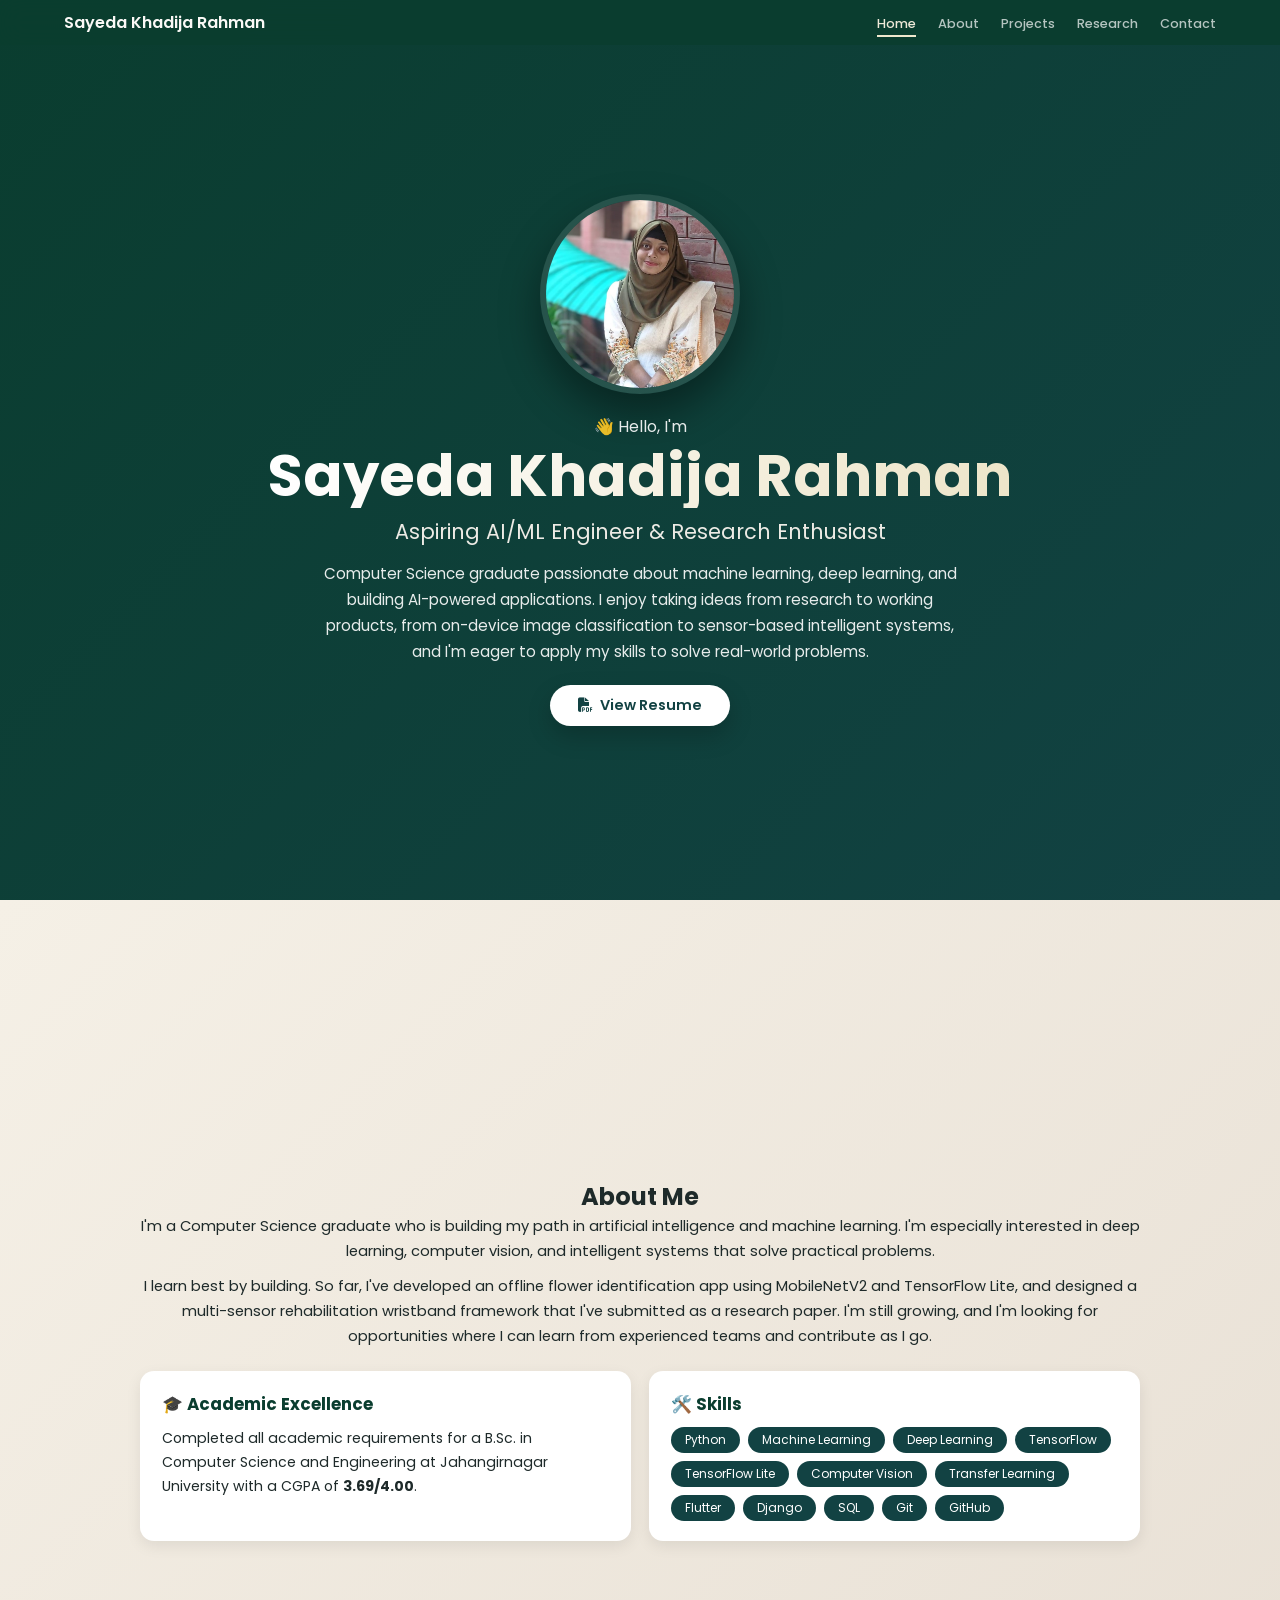
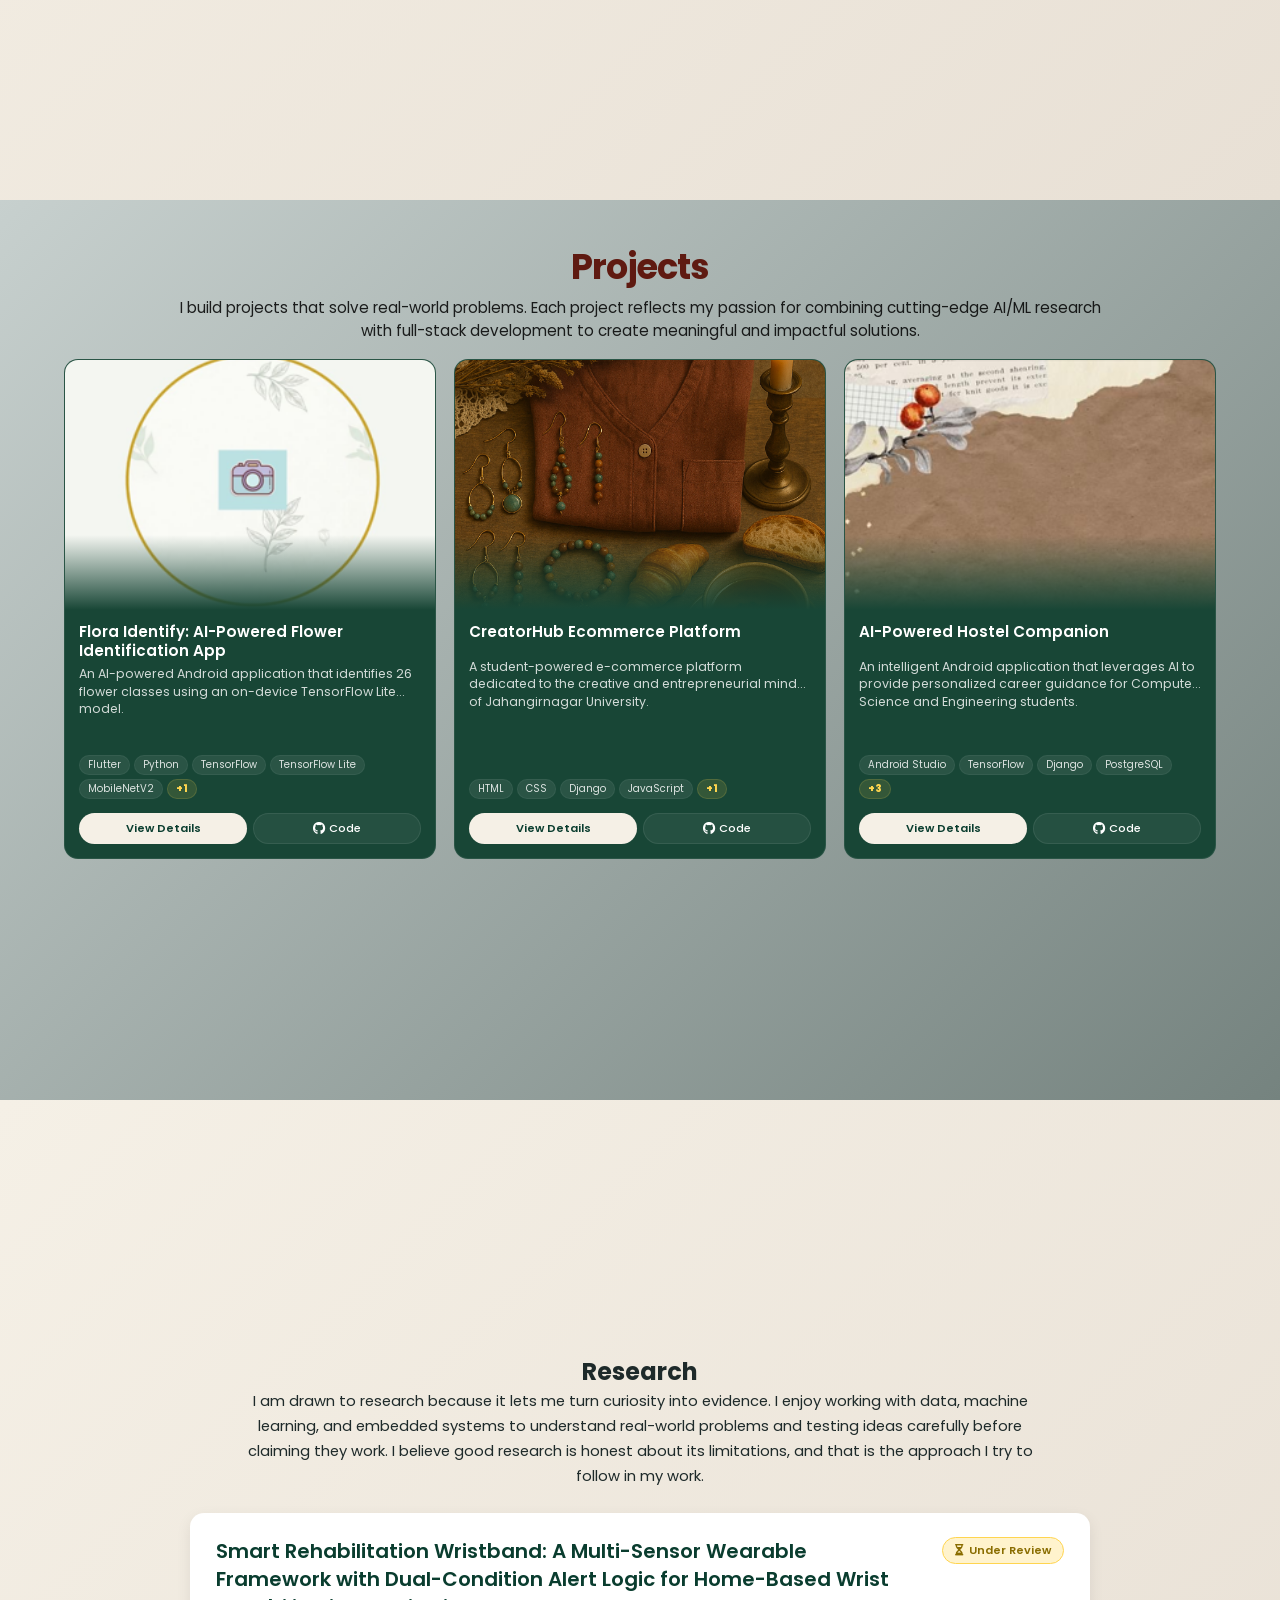
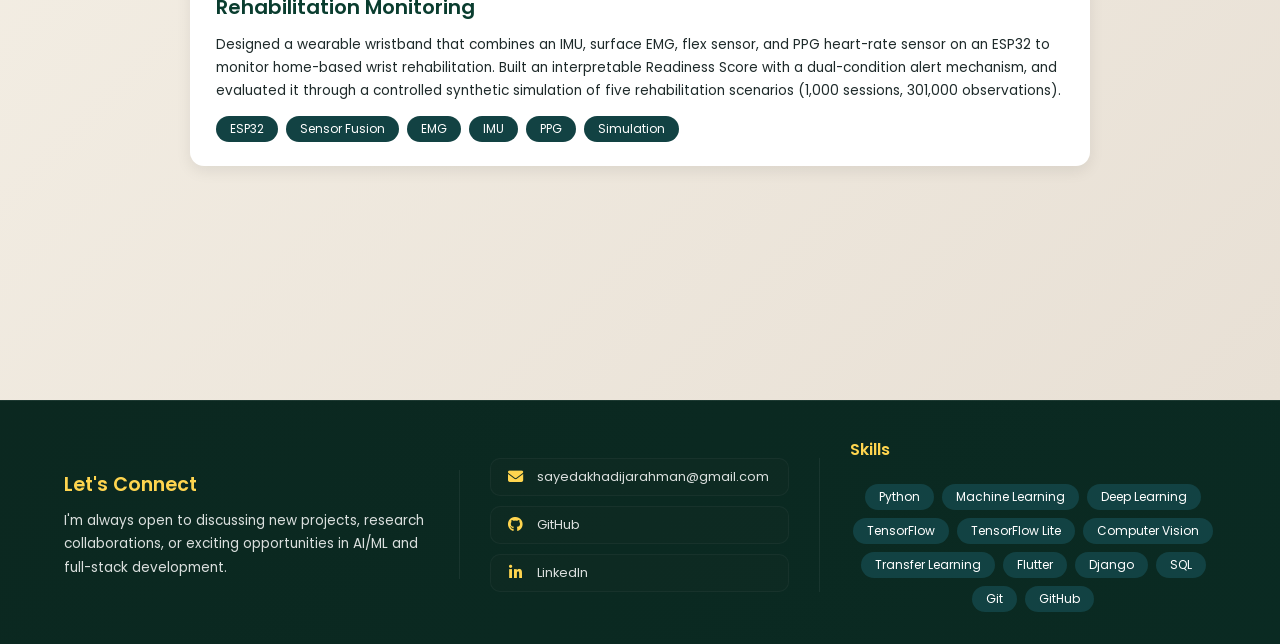
<file: index.html>
<!DOCTYPE html>
<html lang="en">

<head>
  <meta charset="UTF-8">
  <meta name="viewport" content="width=device-width, initial-scale=1.0">
  <title>Sayeda Khadija Rahman | Portfolio</title>

  <link rel="stylesheet" href="assets/css/style.css">
  <link rel="stylesheet" href="https://cdnjs.cloudflare.com/ajax/libs/font-awesome/6.5.1/css/all.min.css">
  <link href="https://fonts.googleapis.com/css2?family=Poppins:wght@300;400;600;700&display=swap" rel="stylesheet">
</head>

<body>

  <!-- ===== NAVIGATION ===== -->
  <nav id="navbar">
    <div class="nav-left">Sayeda Khadija Rahman</div>
    <div class="nav-right">
      <a href="#home" class="active"> Home</a>
      <a href="#about"> About</a>
      <a href="#projects"> Projects</a>
      <a href="#research"> Research</a>
      <a href="#contact"> Contact</a>
    </div>
  </nav>






  <!-- ===== HOME SECTION ===== -->
  <section class="section" id="home">
    <div class="home-container">
      <div class="home-image">
        <img src="./assets/images/Photo.jpg" alt="Sayeda Khadija Rahman">
      </div>
      <div class="home-content">
        <p class="greeting">👋 Hello, I'm</p>
        <h1 class="name">Sayeda Khadija Rahman</h1>
        <p class="title">Aspiring AI/ML Engineer & Research Enthusiast</p>
        <p class="description">
          Computer Science graduate passionate about machine learning, deep learning, and building
          AI-powered applications. I enjoy taking ideas from research to working products, from
          on-device image classification to sensor-based intelligent systems, and I'm eager to
          apply my skills to solve real-world problems.
        </p>
        <a href="resume/resume.pdf" target="_blank" rel="noopener" class="cv-btn">
          <i class="fas fa-file-pdf"></i> View Resume
        </a>
      </div>
    </div>
  </section>






  <!-- ===== ABOUT SECTION ===== -->
  <section class="section" id="about">
    <div class="about-grid">
      <div class="about-content">
        <h2 class="section-title">About Me</h2>
        <p>I'm a Computer Science graduate who is building my path in artificial intelligence and machine learning.
          I'm especially interested in deep learning, computer vision, and intelligent systems that solve
          practical problems.</p>
        <p>I learn best by building. So far, I've developed an offline flower identification app using
          MobileNetV2 and TensorFlow Lite, and designed a multi-sensor rehabilitation wristband framework that I've
          submitted as a research paper. I'm still growing, and I'm looking for opportunities where I can learn from
          experienced teams and contribute as I go.</p>

        <div class="about-boxes">
          <!-- Left: Academic Excellence -->
          <div class="about-box">
            <h3>🎓 Academic Excellence</h3>
            <p>Completed all academic requirements for a B.Sc. in Computer Science and Engineering at Jahangirnagar University with a CGPA of <strong>3.69/4.00</strong>.</p>
          </div>

          <!-- Right: Skills -->
          <div class="about-box">
            <h3>🛠️ Skills</h3>
            <div class="skills">
              <span class="skill-tag">Python</span>
              <span class="skill-tag">Machine Learning</span>
              <span class="skill-tag">Deep Learning</span>
              <span class="skill-tag">TensorFlow</span>
              <span class="skill-tag">TensorFlow Lite</span>
              <span class="skill-tag">Computer Vision</span>
              <span class="skill-tag">Transfer Learning</span>
              <span class="skill-tag">Flutter</span>
              <span class="skill-tag">Django</span>
              <span class="skill-tag">SQL</span>
              <span class="skill-tag">Git</span>
              <span class="skill-tag">GitHub</span>
            </div>
          </div>
        </div>
      </div>
    </div>
  </section>










  <!-- ===== PROJECTS SECTION ===== -->



  <section class="section" id="projects">
    <div class="projects-container">
      <div class="projects-header">
        <h2 class="projects-title">Projects</h2>
        <p class="projects-subtitle">
          I build projects that solve real-world problems. Each project reflects my passion for
          combining cutting-edge AI/ML research with full-stack development to create
          meaningful and impactful solutions.
        </p>
      </div>

      <div class="projects-grid">



        <!-- Project Card 1 -->
        <div class="project-card" data-project="1">
          <div class="project-image-wrapper">
            <img src="assets/images/flora_identify.png" alt="Flora Identify Flower Recognition App"
              class="project-image">
          </div>

          <div class="project-content">
            <h3 class="project-title">Flora Identify: AI-Powered Flower Identification App</h3>

            <p class="project-description">
              An AI-powered Android application that identifies 26 flower classes
              using an on-device TensorFlow Lite model.
            </p>

            <div class="project-tech">
              <span class="tech-tag">Flutter</span>
              <span class="tech-tag">Python</span>
              <span class="tech-tag">TensorFlow</span>
              <span class="tech-tag">TensorFlow Lite</span>
              <span class="tech-tag">MobileNetV2</span>
              <span class="tech-tag more">+1</span>
            </div>

            <div class="project-buttons">
              <button class="btn-view" data-project="1">View Details</button>

              <a href="https://github.com/cometkhadija/flower_detection_project" target="_blank"
                rel="noopener noreferrer" class="btn-github">
                <i class="fab fa-github"></i> Code
              </a>
            </div>
          </div>
        </div>





        <!-- Project Card 2 -->


        <div class="project-card" data-project="2">
          <div class="project-image-wrapper">
            <img src="assets/images/creator_hub.png" alt="CreatorHub Ecommerce Platform" class="project-image">
          </div>
          <div class="project-content">
            <h3 class="project-title">CreatorHub Ecommerce Platform</h3>
            <p class="project-description">A student-powered e-commerce platform dedicated to the creative and
              entrepreneurial minds of Jahangirnagar University.</p>
            <div class="project-tech">
              <span class="tech-tag">HTML</span>
              <span class="tech-tag">CSS</span>
              <span class="tech-tag">Django</span>
              <span class="tech-tag">JavaScript</span>
              <span class="tech-tag more">+1</span>
            </div>
            <div class="project-buttons">
              <button class="btn-view" data-project="2">View Details</button>
              <a href="https://github.com/cometkhadija/Prideproject" target="_blank" class="btn-github">
                <i class="fab fa-github"></i> Code
              </a>
            </div>
          </div>
        </div>



        <!-- Project Card 3 -->
        <div class="project-card" data-project="3">
          <div class="project-image-wrapper">
            <img src="assets/images/hostel_companion.png" alt="AI-Powered Hostel Companion" class="project-image">
          </div>
          <div class="project-content">
            <h3 class="project-title">AI-Powered Hostel Companion</h3>
            <p class="project-description">An intelligent Android application that leverages AI to provide personalized
              career guidance for Computer Science and Engineering students.</p>
            <div class="project-tech">
              <span class="tech-tag">Android Studio</span>
              <span class="tech-tag">TensorFlow</span>
              <span class="tech-tag">Django</span>
              <span class="tech-tag">PostgreSQL</span>
              <span class="tech-tag more">+3</span>
            </div>
            <div class="project-buttons">
              <button class="btn-view" data-project="3">View Details</button>
              <a href="https://github.com/cometkhadija/my_app" target="_blank" class="btn-github">
                <i class="fab fa-github"></i> Code
              </a>
            </div>
          </div>
        </div>











      </div>
    </div>
  </section>








  <!-- ===== PROJECT DETAIL MODAL ===== -->
  <div class="modal-overlay" id="projectModal" onclick="closeProjectOutside(event)">
    <div class="modal-content">
      <h2 id="modalTitle">Project Title</h2>
      <div class="modal-body">
        <p id="modalDescription">Full project description goes here.</p>

        <div class="modal-tech">
          <h4>Technologies Used</h4>
          <div id="modalTech" class="tech-tags-modal"></div>
        </div>

        <div class="modal-features">
          <h4>Key Features</h4>
          <ul id="modalFeatures"></ul>
        </div>
      </div>

      <div class="modal-actions">
        <a href="#" id="modalGithub" target="_blank" rel="noopener" class="modal-github-btn">
          <i class="fab fa-github"></i> View on GitHub
        </a>
        <button class="modal-close-btn" onclick="closeProject()">Close</button>
      </div>
    </div>
  </div>








  <!-- ===== RESEARCH SECTION ===== -->
  <section class="section" id="research">
    <div class="research-container">
      <h2 class="section-title">Research</h2>

      <p class="research-intro">
        I am drawn to research because it lets me turn curiosity into evidence. I enjoy working with data,
        machine learning, and embedded systems to understand real-world problems and testing ideas
        carefully before claiming they work. I believe good research is honest about its limitations,
        and that is the approach I try to follow in my work.
      </p>

      <div class="research-card">
        <div class="research-card-top">
          <h3 class="research-title">Smart Rehabilitation Wristband: A Multi-Sensor Wearable Framework with
            Dual-Condition Alert Logic for Home-Based Wrist Rehabilitation Monitoring</h3>
          <span class="research-badge"><i class="fas fa-hourglass-half"></i> Under Review</span>
        </div>

        <p class="research-desc">
          Designed a wearable wristband that combines an IMU, surface EMG, flex sensor, and PPG heart-rate
          sensor on an ESP32 to monitor home-based wrist rehabilitation. Built an interpretable Readiness Score
          with a dual-condition alert mechanism, and evaluated it through a controlled synthetic simulation of
          five rehabilitation scenarios (1,000 sessions, 301,000 observations).
        </p>

        <div class="research-tags">
          <span class="skill-tag">ESP32</span>
          <span class="skill-tag">Sensor Fusion</span>
          <span class="skill-tag">EMG</span>
          <span class="skill-tag">IMU</span>
          <span class="skill-tag">PPG</span>
          <span class="skill-tag">Simulation</span>
        </div>
      </div>
    </div>
  </section>






  <!-- ===== CONTACT BAR (footer) ===== -->
  <footer class="contact-bar" id="contact">
    <div class="contact-bar-inner">

      <!-- Left -->
      <div class="contact-bar-text">
        <h3>Let's Connect</h3>
        <p>I'm always open to discussing new projects, research collaborations, or exciting opportunities in AI/ML and
          full-stack development.</p>
      </div>

      <!-- Middle -->
      <div class="contact-bar-links">
        <div class="contact-bar-item">
          <i class="fas fa-envelope"></i>
          <span>sayedakhadijarahman@gmail.com</span>
        </div>
        <div class="contact-bar-item">
          <i class="fab fa-github"></i>
          <a href="https://github.com/cometkhadija" target="_blank">GitHub</a>
        </div>
        <div class="contact-bar-item">
          <i class="fab fa-linkedin-in"></i>
          <a href="https://www.linkedin.com/in/sayeda-khadija-rahman-844574382" target="_blank">LinkedIn</a>
        </div>
      </div>

      <!-- Right -->
      <div class="contact-bar-skills">
        <h4>Skills</h4>
        <div class="skills-wrap">
          <div class="skills">
            <span class="skill-tag">Python</span>
            <span class="skill-tag">Machine Learning</span>
            <span class="skill-tag">Deep Learning</span>
            <span class="skill-tag">TensorFlow</span>
            <span class="skill-tag">TensorFlow Lite</span>
            <span class="skill-tag">Computer Vision</span>
            <span class="skill-tag">Transfer Learning</span>
            <span class="skill-tag">Flutter</span>
            <span class="skill-tag">Django</span>
            <span class="skill-tag">SQL</span>
            <span class="skill-tag">Git</span>
            <span class="skill-tag">GitHub</span>
          </div>
        </div>
      </div>

    </div>
  </footer>




  <!-- ===== BOTTOM NAVIGATION (Mobile) ===== -->
  <nav class="bottom-nav" id="bottomNav">
    <a href="#home" class="active">
      <i class="fas fa-home"></i>
      <span>Home</span>
    </a>
    <a href="#about">
      <i class="fas fa-user"></i>
      <span>About</span>
    </a>
    <a href="#projects">
      <i class="fas fa-code"></i>
      <span>Projects</span>
    </a>
    <a href="#research">
      <i class="fas fa-flask"></i>
      <span>Research</span>
    </a>
    <a href="#contact">
      <i class="fas fa-envelope"></i>
      <span>Contact</span>
    </a>
  </nav>

  <script src="assets/js/script.js" defer></script>
</body>

</html>
</file>
<file: assets/css/style.css>
/* ===== RESET & BASE ===== */
* {
  margin: 0;
  padding: 0;
  box-sizing: border-box;
}

html {
  scroll-behavior: smooth;
  scroll-snap-type: y mandatory;
}

body {
  font-family: 'Poppins', sans-serif;
  background: #0a3d2f;
  color: #ffffff;
  overflow-y: scroll;
}

/* ===== SECTIONS - FULL VIEWPORT HEIGHT ===== */
.section {
  height: 100vh;
  min-height: 100vh;
  scroll-snap-align: start;
  display: flex;
  align-items: center;
  justify-content: center;
  padding: 60px 5% 40px;
  position: relative;
  overflow-y: auto;
}

.section::-webkit-scrollbar {
  width: 4px;
}

.section::-webkit-scrollbar-track {
  background: rgba(255, 255, 255, 0.05);
}

.section::-webkit-scrollbar-thumb {
  background: #ffd54f;
  border-radius: 4px;
}

/* ===== NAVIGATION ===== */
#navbar {
  position: fixed;
  top: 0;
  left: 0;
  right: 0;
  z-index: 1000;
  padding: 10px 5%;
  display: flex;
  justify-content: space-between;
  align-items: center;
  background: rgba(10, 61, 47, 0.9);
  backdrop-filter: blur(12px);
  transition: all 0.3s ease;
}

#navbar.scrolled {
  background: rgba(0, 0, 0, 0.95);
}

.nav-left {
  font-size: 1rem;
  font-weight: 600;
  color: #faf9f6;
}

.nav-right a {
  color: rgba(255, 255, 255, 0.7);
  text-decoration: none;
  margin-left: 18px;
  font-weight: 500;
  font-size: 0.8rem;
  transition: all 0.3s;
  padding-bottom: 3px;
  border-bottom: 2px solid transparent;
}

.nav-right a:hover,
.nav-right a.active {
  color: #eee9d8;
  border-bottom-color: #efe8ce;
}






/* ===== HOME SECTION ===== */
#home {
  background: linear-gradient(135deg, #0a3d2f, #124243);
}

.home-container {
  max-width: 800px;
  width: 100%;
  display: flex;
  flex-direction: column;
  align-items: center;
  text-align: center;
  gap: 20px;
}

.home-image img {
  width: 200px;
  aspect-ratio: 1 / 1;
  object-fit: cover;
  display: block;
  border-radius: 50%;
  box-shadow: 0 20px 40px rgba(0, 0, 0, 0.4);
  border: 6px solid rgba(255, 255, 255, 0.1);
}

.greeting {
  font-size: 1rem;
  opacity: 0.9;
}

.name {
  font-size: clamp(2.2rem, 4.5vw, 3.8rem);
  font-weight: 700;
  line-height: 1.1;
  margin: 6px 0 8px;
  background: linear-gradient(to right, #fff, #ede5c9);
  -webkit-background-clip: text;
  -webkit-text-fill-color: transparent;
}

.title {
  font-size: 1.3rem;
  color: #edebe5;
  margin-bottom: 14px;
}

.description {
  font-size: 0.95rem;
  line-height: 1.7;
  width: 100%;
  max-width: 650px;
  margin: 0 auto 20px;
  opacity: 0.9;
  box-sizing: border-box;
}

.cv-btn {
  background: white;
  color: #124243;
  padding: 10px 28px;
  border-radius: 50px;
  font-weight: 600;
  text-decoration: none;
  display: inline-flex;
  align-items: center;
  gap: 8px;
  transition: all 0.3s;
  box-shadow: 0 10px 25px rgba(0, 0, 0, 0.2);
  font-size: 0.9rem;
}

.cv-btn:hover {
  background: #f1f0ea;
  transform: translateY(-4px);
}





/* ===== ABOUT SECTION ===== */
#about {
  background: linear-gradient(135deg, #f5f0e6, #e8e0d5);
  color: #1e2a2a;
}

.about-grid {
  max-width: 1000px;
  width: 100%;
  display: flex;
  justify-content: center;
  align-items: center;
  text-align: center;
}

.about-content {
  width: 100%;
}

.about-content p {
  font-size: 0.92rem;
  line-height: 1.7;
  margin-bottom: 10px;
}

.skills {
  display: flex;
  flex-wrap: wrap;
  gap: 8px;
  margin-top: 10px;
  justify-content: center;
}

.skill-tag {
  background: #124243;
  color: white;
  padding: 4px 14px;
  border-radius: 20px;
  font-size: 0.75rem;
  transition: all 0.3s;
}

.skill-tag:hover {
  transform: translateY(-3px);
  background: #0a3d2f;
}

/* ===== NEW: TWO BOXES ===== */
.about-boxes {
  display: grid;
  grid-template-columns: 1fr 1fr;
  gap: 18px;
  margin-top: 22px;
  text-align: left;
}

.about-box {
  background: white;
  border-radius: 14px;
  padding: 20px 22px;
  box-shadow: 0 5px 15px rgba(0, 0, 0, 0.08);
  transition: all 0.3s;
}

.about-box:hover {
  transform: translateY(-5px);
  box-shadow: 0 10px 30px rgba(0, 0, 0, 0.12);
}

.about-box h3 {
  font-size: 1.05rem;
  color: #0a3d2f;
  margin-bottom: 10px;
}

.about-box p {
  font-size: 0.88rem;
  line-height: 1.7;
  margin-bottom: 0;
}

.about-box .skills {
  margin-top: 0;
  justify-content: flex-start;
}

@media (max-width: 768px) {
  .about-boxes {
    grid-template-columns: 1fr;
  }
}

/* ===== OLD (unused now, rekhe dilam) ===== */
.about-stats {
  display: grid;
  grid-template-columns: repeat(3, 1fr);
  gap: 14px;
}

.stat {
  text-align: center;
  padding: 18px 12px;
  background: white;
  border-radius: 12px;
  box-shadow: 0 5px 15px rgba(0, 0, 0, 0.08);
  transition: all 0.3s;
}

.stat:hover {
  transform: translateY(-5px);
  box-shadow: 0 10px 30px rgba(0, 0, 0, 0.12);
}

.stat h3 {
  font-size: 1.6rem;
  color: #0a3d2f;
}

.stat p {
  font-size: 0.75rem;
  color: #666;
}













/* ============================================
   ===== PROJECTS SECTION =====
   ============================================ */
#projects {
  /* Section background: eta change korle card er color change hobe na */
  --projects-bg: linear-gradient(135deg,  #c7d0ce, #75837f);

  /* Card er fixed color: section background er upor depend kore na */
  --card-bg: #184636;
  --card-bg-hover: #1f4c3c;

  background: var(--projects-bg);
  padding: 40px 5% 25px;
  display: flex;
  align-items: flex-start;
  overflow-y: auto;
}

.projects-container {
  max-width: 1200px;
  width: 100%;
  margin: 0 auto;
}

.projects-header {
  text-align: center;
  margin-bottom: 16px;
}

.projects-title {
  font-size: clamp(1.6rem, 2.8vw, 2.2rem);
  font-weight: 700;
  color: #5f1a11;
  margin-bottom: 4px;
  letter-spacing: -1px;
}

.projects-subtitle {
  font-size: 0.95rem;
  line-height: 1.5;
  max-width: 80%;
  margin: 0 auto;
  opacity: 0.85;
  
  color: #000000 !important;
}

.projects-grid {
  display: grid;
  grid-template-columns: repeat(3, 1fr);
  gap: 18px;
}

/* ===== PROJECT CARD ===== */
.project-card {
  background: var(--card-bg);
  border-radius: 14px;
  overflow: hidden;
  transition: all 0.4s ease;
  border: 1px solid rgba(255, 255, 255, 0.08);
  display: flex;
  flex-direction: column;
  height: 100%;
  min-height: 500px;
  max-height: 900px;
}

.project-card:hover {
  transform: translateY(-6px);
  background: var(--card-bg-hover);
  border-color: rgba(255, 213, 79, 0.3);
  box-shadow: 0 15px 40px rgba(0, 0, 0, 0.3);
}

.project-image-wrapper {
  width: 100%;
  height: 250px;
  background: var(--card-bg);
  overflow: hidden;
  flex-shrink: 0;
  position: relative;
}

.project-image-wrapper::after {
  content: '';
  position: absolute;
  bottom: 0;
  left: 0;
  right: 0;
  height: 30%;
  background: linear-gradient(to top, var(--card-bg), transparent);
}

.project-image {
  width: 100%;
  height: 100%;
  object-fit: cover;
  transition: transform 0.5s ease;
}

.project-card:hover .project-image {
  transform: scale(1.05);
}

.project-content {
  padding: 12px 14px 14px;
  flex: 1;
  display: flex;
  flex-direction: column;
  gap: 4px;
}

.project-title {
  font-size: 0.95rem;
  font-weight: 600;
  color: #ffffff;
  margin: 0;
  line-height: 1.3;
  min-height: 32px;
}

.project-description {
  font-size: 0.78rem;
  line-height: 1.4;
  opacity: 0.8;
  margin: 0;
  display: -webkit-box;
  -webkit-line-clamp: 2;
  -webkit-box-orient: vertical;
  overflow: hidden;
  flex: 1;
}

.project-tech {
  display: flex;
  flex-wrap: wrap;
  gap: 4px;
  margin: 6px 0 4px;
}

.tech-tag {
  background: rgba(255, 255, 255, 0.08);
  padding: 2px 8px;
  border-radius: 12px;
  font-size: 0.62rem;
  color: rgba(255, 255, 255, 0.85);
  border: 1px solid rgba(255, 255, 255, 0.05);
  transition: all 0.3s;
}

.tech-tag:hover {
  background: rgba(255, 213, 79, 0.15);
  border-color: rgba(255, 213, 79, 0.2);
  transform: translateY(-2px);
}

.tech-tag.more {
  background: rgba(255, 213, 79, 0.12);
  color: #ffd54f;
  font-weight: 800;
  border-color: rgba(255, 213, 79, 0.15);
}

.project-buttons {
  display: grid;
  grid-template-columns: 1fr 1fr;
  gap: 6px;
  margin-top: 6px;
}

.btn-view {
  background: #f5f0e6;
  color: #0a3d2f;
  border: none;
  padding: 6px 10px;
  border-radius: 20px;
  font-size: 0.7rem;
  font-weight: 600;
  cursor: pointer;
  transition: all 0.3s ease;
  font-family: 'Poppins', sans-serif;
  width: 100%;
}

.btn-view:hover {
  transform: translateY(-2px);
  box-shadow: 0 6px 20px rgba(255, 213, 79, 0.3);
  background: #ffe066;
}

.btn-github {
  display: flex;
  align-items: center;
  justify-content: center;
  gap: 4px;
  background: rgba(255, 255, 255, 0.06);
  color: white;
  padding: 6px 10px;
  border-radius: 20px;
  text-decoration: none;
  font-size: 0.7rem;
  font-weight: 500;
  transition: all 0.3s ease;
  border: 1px solid rgba(255, 255, 255, 0.08);
  width: 100%;
}

.btn-github:hover {
  background: rgba(255, 255, 255, 0.12);
  transform: translateY(-2px);
  border-color: rgba(255, 255, 255, 0.2);
}

.btn-github i {
  font-size: 0.8rem;
}

/* ============================================
   ===== CONTACT BAR (FOOTER) =====
   ============================================ */
footer#contact.contact-bar {
  scroll-snap-align: end;
  background: linear-gradient(135deg, #0b2820, #0a2a22);
  border-top: 1px solid rgba(255, 255, 255, 0.08);
  padding: 36px 5% 32px;
}

.contact-bar-inner {
  max-width: 1200px;
  margin: 0 auto;
  display: grid;
  grid-template-columns: 1.1fr 1fr 1.1fr;
  gap: 0;
  align-items: center;
}

/* ===== LEFT ===== */
.contact-bar-text {
  padding-right: 30px;
  border-right: 1px solid rgba(255, 255, 255, 0.06);
}

.contact-bar-text h3 {
  font-size: 1.2rem;
  color: #ffd54f;
  font-weight: 600;
  margin-bottom: 10px;
}

.contact-bar-text p {
  font-size: 0.85rem;
  line-height: 1.7;
  opacity: 0.85;
}

/* ===== MIDDLE ===== */
.contact-bar-links {
  display: flex;
  flex-direction: column;
  gap: 10px;
  padding: 0 30px;
  border-right: 1px solid rgba(255, 255, 255, 0.06);
}

.contact-bar-item {
  display: flex;
  align-items: center;
  gap: 12px;
  padding: 9px 14px;
  background: rgba(104, 71, 71, 0.04);
  border: 1px solid rgba(255, 255, 255, 0.04);
  border-radius: 10px;
  transition: all 0.3s;
}

.contact-bar-item:hover {
  background: rgba(255, 255, 255, 0.08);
  border-color: rgba(255, 213, 79, 0.15);
  transform: translateX(5px);
}

.contact-bar-item i {
  color: #ffd54f;
  font-size: 0.95rem;
  width: 20px;
  text-align: center;
}

.contact-bar-item span,
.contact-bar-item a {
  font-size: 0.8rem;
  color: rgba(255, 255, 255, 0.85);
  text-decoration: none;
  word-break: break-word;
  transition: color 0.3s;
}

.contact-bar-item a:hover {
  color: #ffd54f;
}

/* ===== RIGHT ===== */
.contact-bar-skills {
  padding-left: 30px;
}

.contact-bar-skills h4 {
  font-size: 1rem;
  color: #ffd54f;
  font-weight: 600;
  margin-bottom: 12px;
}

.skills-wrap {
  display: flex;
  flex-wrap: wrap;
  gap: 8px;
}

.skill-tag-full {
  background: rgba(255, 255, 255, 0.06);
  padding: 5px 14px;
  border-radius: 20px;
  font-size: 0.72rem;
  color: rgba(255, 255, 255, 0.85);
  border: 1px solid rgba(255, 255, 255, 0.06);
  transition: all 0.3s;
  cursor: default;
}

.skill-tag-full:hover {
  background: rgba(255, 213, 79, 0.12);
  border-color: rgba(255, 213, 79, 0.25);
  color: #ffd54f;
  transform: translateY(-3px);
}

/* ===== RESPONSIVE ===== */
@media (max-width: 968px) {
  .contact-bar-inner {
    grid-template-columns: 1fr;
    gap: 22px;
    text-align: center;
  }

  .contact-bar-text,
  .contact-bar-links,
  .contact-bar-skills {
    padding: 0;
    border-right: none;
  }

  .skills-wrap {
    justify-content: center;
  }
}

@media (max-width: 768px) {
  footer#contact.contact-bar {
    padding: 24px 5% 20px;
  }
}







/* ===== BOTTOM NAV (MOBILE) ===== */
.bottom-nav {
  display: none;
  position: fixed;
  bottom: 0;
  left: 0;
  right: 0;
  z-index: 999;
  background: rgba(10, 61, 47, 0.95);
  backdrop-filter: blur(10px);
  padding: 5px 0;
  justify-content: space-around;
  border-top: 1px solid rgba(255, 255, 255, 0.1);
}

.bottom-nav a {
  color: rgba(255, 255, 255, 0.6);
  text-decoration: none;
  font-size: 9px;
  display: flex;
  flex-direction: column;
  align-items: center;
  gap: 2px;
  padding: 3px 8px;
  transition: all 0.3s;
}

.bottom-nav a i {
  font-size: 16px;
}

.bottom-nav a.active {
  color: #ffd54f;
}

/* ===== MODAL ===== */
.modal-overlay {
  display: none;
  position: fixed;
  top: 0;
  left: 0;
  width: 100%;
  height: 100%;
  background: rgba(0, 0, 0, 0.85);
  backdrop-filter: blur(8px);
  z-index: 2000;
  align-items: center;
  justify-content: center;
  padding: 20px;
}

.modal-overlay.active {
  display: flex;
}

.modal-content {
  background: #1a4a3f;
  border-radius: 20px;
  padding: 30px;
  max-width: 750px;
  width: 90%;
  max-height: 85vh;
  overflow-y: auto;
  animation: modalIn 0.3s ease;
  box-shadow: 0 30px 60px rgba(0, 0, 0, 0.5);
}

@keyframes modalIn {
  from {
    opacity: 0;
    transform: scale(0.9) translateY(20px);
  }

  to {
    opacity: 1;
    transform: scale(1) translateY(0);
  }
}

.modal-content h2 {
  font-size: 1.6rem;
  color: #ffd54f;
  margin-bottom: 12px;
}

.modal-body p {
  font-size: 0.9rem;
  line-height: 1.7;
  margin-bottom: 16px;
  color: rgba(255, 255, 255, 0.9);
}

.modal-tech h4,
.modal-features h4 {
  color: #ffd54f;
  font-size: 0.95rem;
  margin-bottom: 6px;
}

.tech-tags-modal {
  display: flex;
  flex-wrap: wrap;
  gap: 8px;
  margin-bottom: 16px;
}

.tech-tags-modal span {
  background: rgba(255, 255, 255, 0.1);
  padding: 4px 12px;
  border-radius: 20px;
  font-size: 0.75rem;
}

.modal-features ul {
  list-style: none;
  padding: 0;
  margin-bottom: 16px;
}

.modal-features ul li {
  padding: 5px 0 5px 22px;
  position: relative;
  line-height: 1.5;
  font-size: 0.85rem;
  color: rgba(255, 255, 255, 0.85);
}

.modal-features ul li::before {
  content: '✦';
  position: absolute;
  left: 0;
  color: #ffd54f;
}

.modal-actions {
  display: flex;
  gap: 12px;
  flex-wrap: wrap;
}

.modal-github-btn {
  flex: 1;
  background: #24292e;
  color: white;
  padding: 10px 18px;
  border-radius: 12px;
  text-decoration: none;
  font-weight: 600;
  display: flex;
  align-items: center;
  justify-content: center;
  gap: 8px;
  transition: all 0.3s;
  min-width: 100px;
  font-size: 0.9rem;
}

.modal-github-btn:hover {
  transform: translateY(-3px);
  box-shadow: 0 8px 25px rgba(0, 0, 0, 0.3);
  background: #2f363d;
}

.modal-close-btn {
  flex: 1;
  background: rgba(255, 255, 255, 0.1);
  color: white;
  border: 2px solid rgba(255, 255, 255, 0.15);
  padding: 10px 18px;
  border-radius: 12px;
  font-weight: 600;
  cursor: pointer;
  transition: all 0.3s;
  font-family: 'Poppins', sans-serif;
  font-size: 0.9rem;
  min-width: 100px;
}

.modal-close-btn:hover {
  background: rgba(255, 255, 255, 0.2);
  transform: translateY(-3px);
}

/* ============================================
   ===== RESPONSIVE =====
   ============================================ */
@media (max-width: 1024px) {
  .projects-grid {
    grid-template-columns: repeat(2, 1fr);
    gap: 16px;
  }
}

@media (max-width: 968px) {
  .home-container {
    grid-template-columns: 1fr;
    text-align: center;
    gap: 20px;
  }

  .home-image img {
    max-width: 240px;
    margin: 0 auto;
  }

  .description {
    margin: 0 auto 18px;
  }

  .section {
    padding: 50px 5% 30px;
  }

  .contact-navbar {
    flex-direction: column;
    align-items: stretch;
    gap: 8px;
    padding: 12px 16px;
  }

  .contact-left {
    justify-content: center;
    flex-wrap: wrap;
  }

  .contact-text {
    white-space: normal;
  }

  .contact-middle {
    justify-content: center;
    gap: 8px;
  }

  .contact-right {
    justify-content: center;
    gap: 4px;
  }

  .contact-right .skill-tag {
    font-size: 0.55rem;
    padding: 2px 8px;
  }
}

@media (max-width: 768px) {
  .nav-right {
    display: none;
  }

  .bottom-nav {
    display: flex;
  }

  body {
    padding-bottom: 50px;
  }

  .projects-grid {
    grid-template-columns: 1fr;
    gap: 16px;
    max-width: 380px;
    margin: 0 auto;
  }

  .project-card {
    min-height: 280px;
    max-height: 380px;
  }

  .project-image-wrapper {
    height: 120px;
  }

  .about-stats {
    grid-template-columns: repeat(3, 1fr);
    gap: 10px;
  }

  .stat {
    padding: 12px 8px;
  }

  .stat h3 {
    font-size: 1.3rem;
  }

  .modal-content {
    padding: 20px;
  }

  .modal-actions {
    flex-direction: column;
  }

  .modal-github-btn,
  .modal-close-btn {
    flex: none;
    width: 100%;
  }

  #contact {
    padding: 12px 4%;
  }

  .contact-navbar {
    padding: 10px 12px;
    gap: 6px;
    border-radius: 10px;
  }

  .contact-left {
    flex-direction: column;
    gap: 4px;
    text-align: center;
  }

  .contact-greeting {
    font-size: 0.75rem;
  }

  .contact-text {
    font-size: 0.65rem;
  }

  .contact-link {
    width: 28px;
    height: 28px;
    font-size: 0.75rem;
  }
}

@media (max-width: 480px) {
  .section {
    padding: 40px 4% 20px;
  }

  .name {
    font-size: 1.8rem;
  }

  .title {
    font-size: 1rem;
  }

  .home-image img {
    max-width: 170px;
  }

  .project-card {
    min-height: 240px;
    max-height: 340px;
  }

  .project-image-wrapper {
    height: 100px;
  }

  .project-content {
    padding: 10px 12px 12px;
  }

  .project-title {
    font-size: 0.85rem;
    min-height: 28px;
  }

  .project-description {
    font-size: 0.7rem;
  }

  .project-buttons {
    grid-template-columns: 1fr;
    gap: 4px;
  }

  .about-stats {
    grid-template-columns: 1fr;
  }

  .modal-content {
    padding: 15px;
  }

  .modal-content h2 {
    font-size: 1.2rem;
  }

  #contact {
    padding: 8px 3%;
  }

  .contact-navbar {
    padding: 8px 10px;
    gap: 4px;
    border-radius: 8px;
  }

  .contact-greeting {
    font-size: 0.7rem;
  }

  .contact-text {
    font-size: 0.6rem;
  }

  .contact-link {
    width: 24px;
    height: 24px;
    font-size: 0.65rem;
  }

  .contact-right .skill-tag {
    font-size: 0.5rem;
    padding: 2px 6px;
  }
}



/* ===== RESEARCH SECTION ===== */
#research {
  background: linear-gradient(135deg, #f5f0e6, #e8e0d5);
  color: #1e2a2a;
}

.research-container {
  max-width: 900px;
  width: 100%;
  text-align: center;
}

.research-intro {
  font-size: 0.92rem;
  line-height: 1.7;
  max-width: 800px;
  margin: 0 auto 24px;
}

.research-card {
  background: white;
  border-radius: 14px;
  padding: 24px 26px;
  box-shadow: 0 5px 15px rgba(0, 0, 0, 0.08);
  text-align: left;
  transition: all 0.3s;
}

.research-card:hover {
  transform: translateY(-5px);
  box-shadow: 0 10px 30px rgba(0, 0, 0, 0.12);
}

.research-card-top {
  display: flex;
  justify-content: space-between;
  align-items: flex-start;
  gap: 16px;
  margin-bottom: 12px;
}

.research-title {
  font-size: 1.25rem;
  line-height: 1.4;
  color: #0a3d2f;
  font-weight: 600;
}

.research-badge {
  flex-shrink: 0;
  display: inline-flex;
  align-items: center;
  gap: 6px;
  background: #fff3cd;
  color: #8a6d00;
  border: 1px solid #ffd54f;
  padding: 4px 12px;
  border-radius: 20px;
  font-size: 0.7rem;
  font-weight: 600;
  white-space: nowrap;
}

.research-desc {
  font-size: 0.85rem;
  line-height: 1.7;
  color: #1e2a2a;
  margin-bottom: 14px;
}

.research-tags {
  display: flex;
  flex-wrap: wrap;
  gap: 8px;
}

@media (max-width: 768px) {
  .research-card-top {
    flex-direction: column-reverse;
    gap: 10px;
  }

  .research-title {
    font-size: 1.05rem;
  }
}
</file>
